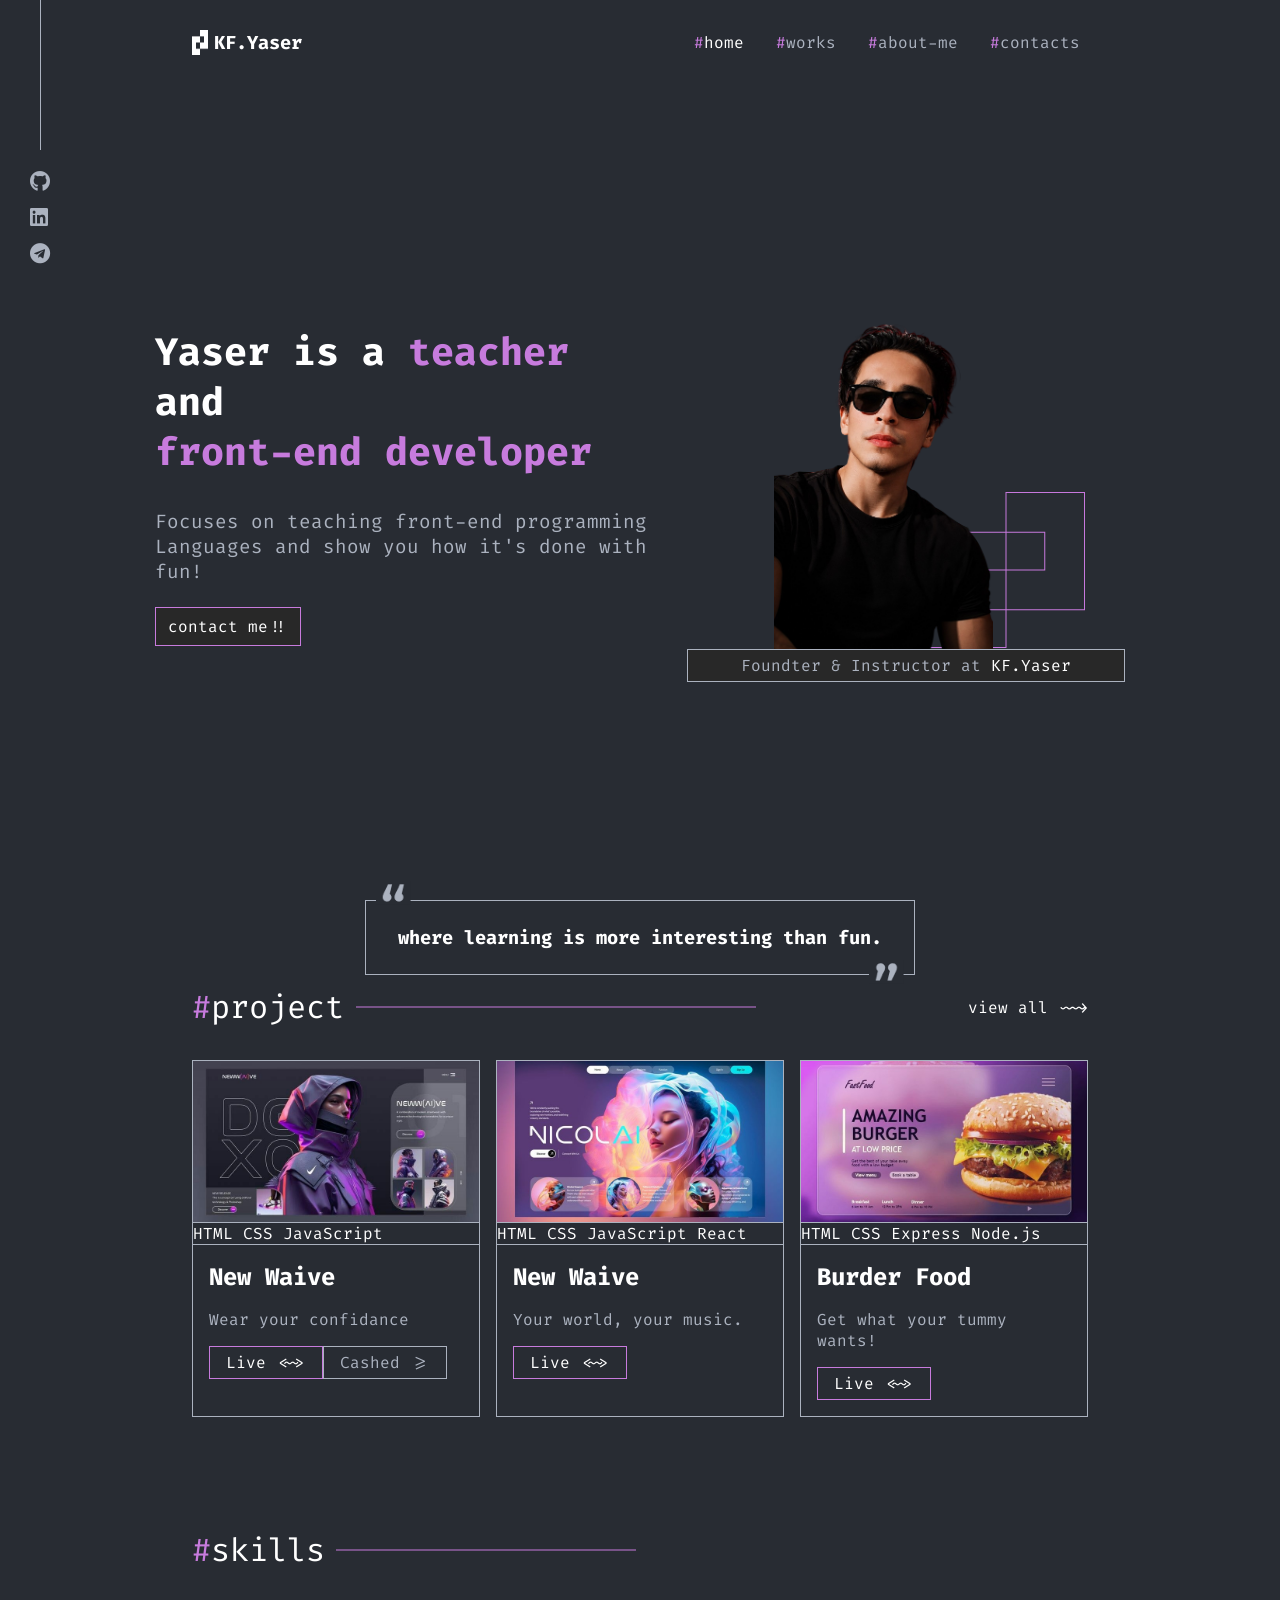
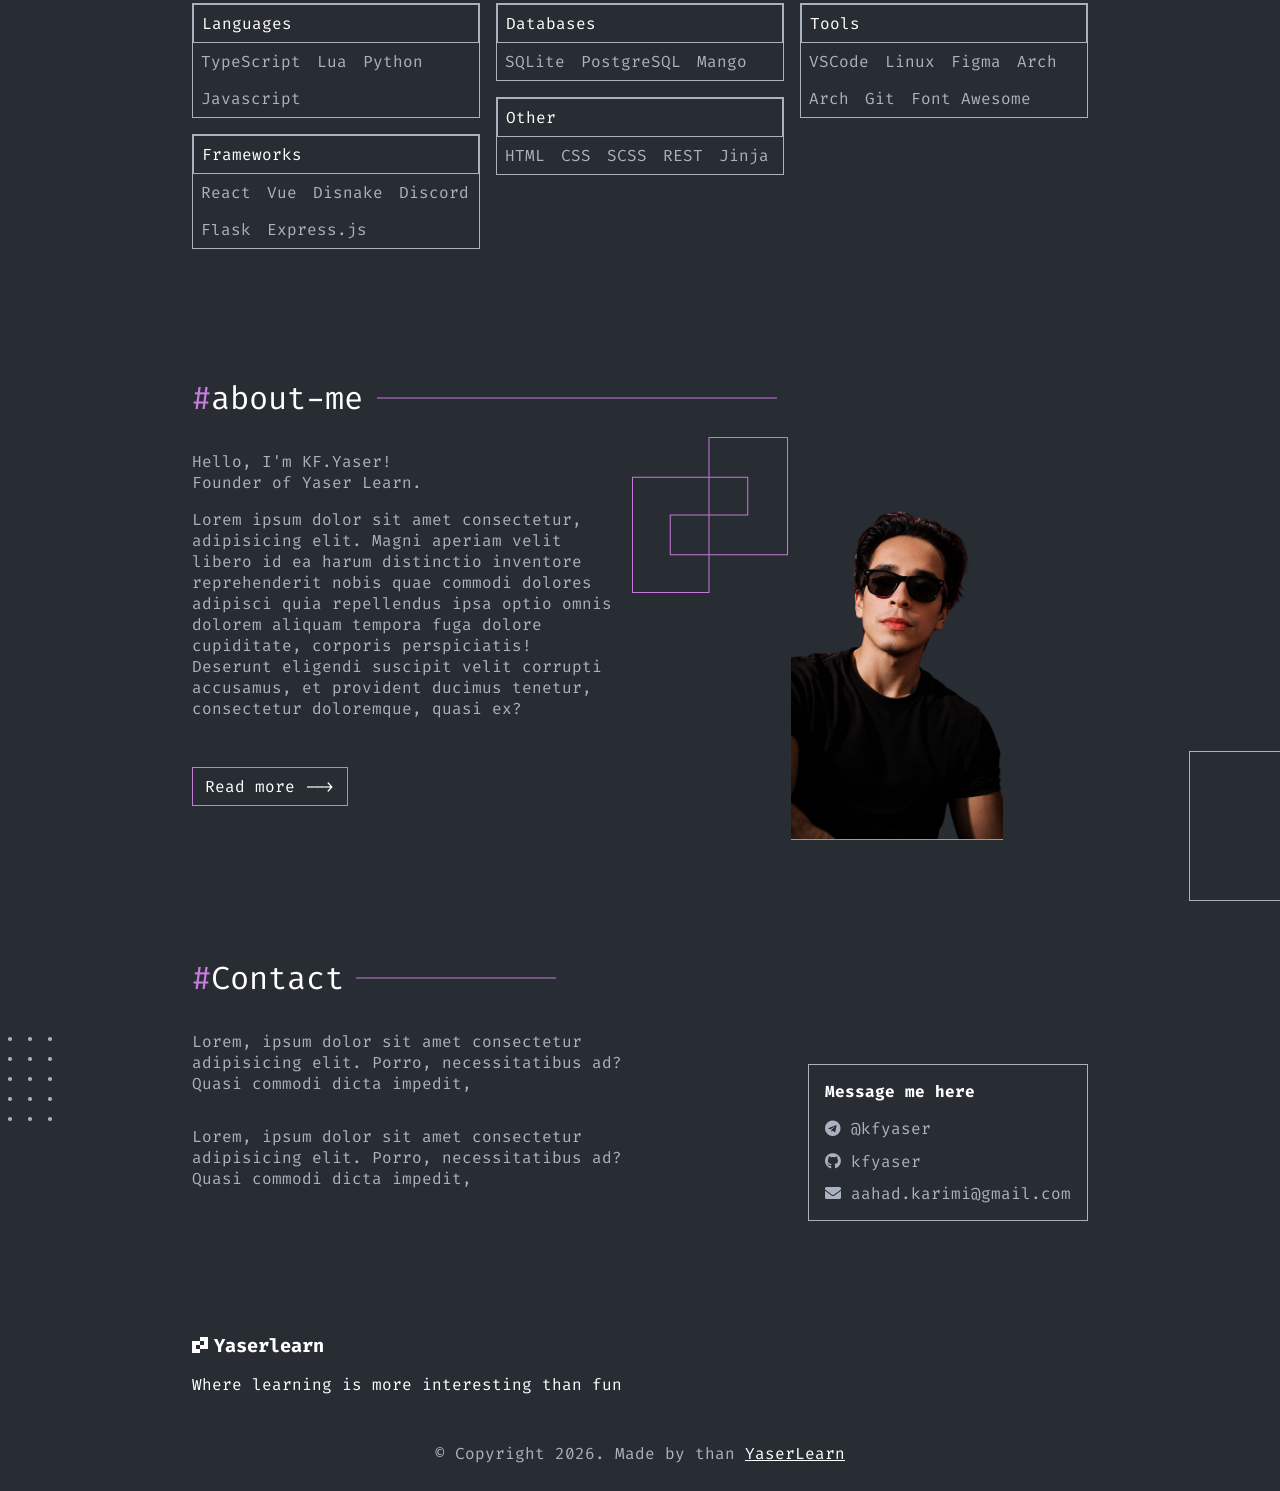
<file: index.html>
<!DOCTYPE html>
<html lang="en">

<head>
    <meta charset="UTF-8">
    <meta name="viewport" content="width=device-width, initial-scale=1.0">
    <title>Document</title>
    <link rel="stylesheet" href="./assets/font-awesome/css/all-fonts.min.css" id="">
    <link rel="stylesheet" href="./css/reset.css">
    <link rel="stylesheet" href="./css/comman.css">
    <link rel="stylesheet" href="./css/styles.css">
</head>

<body>
    <!---------- header -------------->
    <header class="main-header">

        <!-----------Logo------------->
        <a href="" class="logo-wrapper">
            <img src="./assets/images/logo.png" alt="logo">
            <h3>KF.Yaser</h3>
        </a>

        <!----navigation- list---->
        <ul class="nav-list">
            <li>
                <a href="./index.html" class="nav-link active">
                    <span class="sharp-sign">#</span>home
                </a>
            </li>
            <li>
                <a href="./pages/projects.html" class="nav-link">
                    <span class="sharp-sign">#</span>works
                </a>
            </li>
            <li>
                <a href="./pages/about.html" class="nav-link">
                    <span class="sharp-sign">#</span>about-me
                </a>
            </li>
            <li>
                <a href="./pages/contacts.html" class="nav-link">
                    <span class="sharp-sign">#</span>contacts
                </a>
            </li>
        </ul>
    </header>
    <!------Fixed social icons------------>
    <div class="socials-container">
        <div class="socials-line">
        </div>

        <div class="social-list">
            <ul class="social-list">
                <li>
                    <a href="https://github.com/kfyaser" class="social-link" target="_blank">
                        <i class="fa fa-github"></i>
                    </a>
                </li>
                <li>
                    <a href="" class="social-link" target="_blank">
                        <i class="fa fa-linkedin-square"></i>
                    </a>
                </li>
                <li>
                    <a href="https://t.me/kfyaser" class="social-link" target="_blank">
                        <i class="fa fa-telegram"></i>
                    </a>
                </li>
            </ul>
        </div>
    </div>
    <!--------Yaser banner------->
    <div class="yaser-banner-container">
        <!-----Left section------>
        <section class="left-section">
            <h2 class="banner-title">
                Yaser is a <span class="banner-title-hilight">teacher</span>
                and<br>

                <span class="banner-title-hilight">front-end developer</span>
            </h2>
            <p class="banner-text">
                Focuses on teaching front-end programming Languages and
                show you how
                it's done with fun!

            </p>
            <a href="#" class="banner-link">contact me!!</a>
        </section>
        <!-----Right section------>
        <section class="right-section">
            <img src="./assets/images/yaser-Photoroom.png" alt="Yaser" class="banner-img">
            <p class="banner-accupation">Foundter & Instructor at <span
                    class="banner-occupation-hilight">KF.Yaser</span>
            </p>
            <img src="./assets/images/first-shape.png" alt="shape" class="banner-shape">
        </section>
    </div>

    <!--------Slogan section------->
    <div class="slogan-container">
        <div class="slogan-box">
            <img src="./assets/icon/left-quote.png" alt="qoute" class="qoute left-qoute">
            <h3>where learning is more interesting than fun.</h3>
            <img src="./assets/icon/right-quote.png" alt="qoute" class="qoute right-qoute">
        </div>
    </div>

    <!------------------project section ----------------------->
    <div class="project-container">
        <!-----title------->
        <div class="title-box">
            <h3 class="title"><span class="title-hilight">#</span>project</h3>
            <a href="#" class="project-view-all">view all ~~></a>
        </div>

        <!-------project list--------->
        <div class="project-list">
            <!----------project card section 1----------->
            <section class="project-card">
                <img src="./assets/images/project-1.jpg" alt="project" class="project-img">

                <!-----Languages----->

                <div class="project-technologies">
                    <span>HTML</span>
                    <span>CSS</span>
                    <span>JavaScript</span>
                </div>

                <!------details info----->
                <div class="project-info-box">
                    <h2 class="project-name">New Waive</h2>
                    <p class="project-text">Wear your confidance</p>

                    <!--link---->
                    <div class="project-actions">
                        <a href="#" class="project-link project-live">Live <~></a>
                        <a href="#" class="project-link">Cashed >=</a>
                    </div>
                </div>
            </section>
            <!----------project card section 2----------->
            <section class="project-card">
                <img src="./assets/images/project-2.jpg" alt="project" class="project-img">

                <!-----Languages----->

                <div class="project-technologies">
                    <span>HTML</span>
                    <span>CSS</span>
                    <span>JavaScript</span>
                    <span>React</span>
                </div>

                <!------details info----->
                <div class="project-info-box">
                    <h2 class="project-name">New Waive</h2>
                    <p class="project-text">Your world, your music.</p>

                    <!--link---->
                    <div class="project-actions">
                        <a href="#" class="project-link project-live">Live <~></a>

                    </div>
                </div>
            </section>
            <!----------project card section 3----------->
            <section class="project-card">
                <img src="./assets/images/project-3.jpg" alt="project" class="project-img">

                <!-----Languages----->

                <div class="project-technologies">
                    <span>HTML</span>
                    <span>CSS</span>
                    <span>Express</span>
                    <span>Node.js</span>
                </div>

                <!------details info----->
                <div class="project-info-box">
                    <h2 class="project-name">Burder Food</h2>
                    <p class="project-text">Get what your tummy wants!</p>

                    <!--link---->
                    <div class="project-actions">
                        <a href="#" class="project-link project-live">Live <~></a>

                    </div>
                </div>
            </section>
        </div>
          <!-------project shape---------->
          <img src="./assets/images/second-shape.png" alt="shape" class="projects-shape">

    </div>

    <!--------Skills----------->
    <div class="skills-container">
        <div class="title-box">
            <h3 class="title"><span class="title-hilight">#</span>skills</h3>
        </div>


        <!------Skills list-------->
        <div class="skills-list-wrapper">

            <section class="skills-column">
                <!--------box-->
                <div class="skills-box">
                    <p class="box-header">Languages</p>
                    <duv class="box-content">
                        <p>TypeScript</p>
                        <p>Lua</p>
                        <p>Python</p>
                        <p>Javascript</p>

                    </duv>
                </div>
                <!--------box 1-->
                <div class="skills-box">
                    <p class="box-header">Frameworks</p>
                    <duv class="box-content">
                        <p>React</p>
                        <p>Vue</p>
                        <p>Disnake</p>
                        <p>Discord</p>
                        <p>Flask</p>
                        <p>Express.js</p>


                    </duv>
                </div>
                <!------colum 2------>
            </section>
            <section class="skills-column">
                <!--------box-->
                <div class="skills-box">
                    <p class="box-header">Databases</p>
                    <duv class="box-content">
                        <p>SQLite</p>
                        <p>PostgreSQL</p>
                        <p>Mango</p>


                    </duv>
                </div>
                <!--------box-->
                <div class="skills-box">
                    <p class="box-header">Other</p>
                    <duv class="box-content">
                        <p>HTML</p>
                        <p>CSS</p>
                        <p>SCSS</p>
                        <p>REST</p>
                        <p>Jinja</p>



                    </duv>
                </div>

            </section>
            <!-----colum 3--->
            <section class="skills-column">
                <!--------box-->
                <div class="skills-box">
                    <p class="box-header">Tools</p>
                    <duv class="box-content">
                        <p>VSCode</p>
                        <p>Linux</p>
                        <p>Figma</p>
                        <p>Arch</p>
                        <p>Arch</p>
                        <p>Git</p>
                        <p>Font Awesome</p>

                    </duv>
                </div>


            </section>
        </div>
    </div>

    <!-----Aboute me---->
    <div class="about-container">
        <!-------------->
        <div class="title-box">
            <h3 class="title"><span class="title-hilight">#</span>about-me</h3>
        </div>
        <div class="about-wrappre">
            <!-- left section---->
            <section class="about-section left-section">
                <p class="about-description">
                    Hello, I'm KF.Yaser! <br>
                    Founder of Yaser Learn.
                </p>
                <p class="about-description">
                    Lorem ipsum dolor sit amet consectetur, adipisicing elit. Magni aperiam velit libero id ea harum
                    distinctio inventore reprehenderit nobis quae commodi dolores adipisci quia repellendus ipsa optio
                    omnis dolorem aliquam tempora fuga dolore cupiditate, corporis perspiciatis! Deserunt eligendi
                    suscipit velit corrupti accusamus, et provident ducimus tenetur, consectetur doloremque, quasi ex?

                </p>
                <a href="#" class="about-btn"> Read more --></a>
            </section>
            <!--right section-------->
            <section class="about-section right-section">
                <img src="./assets/images/yaser-Photoroom.png" alt="yaser" class="banner-img about-yaser-img">
                <img src="./assets/images/first-shape.png" alt="dots" class="about-second-shape">
            </section>
        </div>
        <!-------about shape----->
        <div class="about-shape"></div>
    </div>

    <!--------contact me--------->
    <div class="contact-container">
        <div class="title-box">
            <h3 class="title"><span class="title-hilight">#</span>Contact</h3>
        </div>

        <div class="contact-wrapper">
            <!----left section------------>
            <section class="contact-section left-section">
                <p class="contact-description">Lorem, ipsum dolor sit amet consectetur adipisicing elit. Porro,
                    necessitatibus ad? Quasi commodi dicta impedit,</p>
                <p class="contact-description">Lorem, ipsum dolor sit amet consectetur adipisicing elit. Porro,
                    necessitatibus ad? Quasi commodi dicta impedit,</p>
            </section>
            <!--------right section------------->
            <section class="contact-section right-section">
                <div class="massege-box">
                    <h4 class="massege-header-title">Message me here</h4>
                    <ul class="social-list">
                        <li>
                            <a href="https://t.me/kfyaser" class="social-link"target="_blank">
                                <i class="fa fa-telegram"></i>
                                @kfyaser
                            </a>
                        </li>
                        <li>
                            <a href="https://github.com/kfyaser" class="social-link"target="_blank">
                                <i class="fa fa-github"></i>
                               kfyaser
                            </a>
                        </li>
                      
                        <li>
                            <a href="mailto: aahad.karimi@gmail.com" class="social-link">
                                <i class="fa fa-envelope"></i>
                                aahad.karimi@gmail.com
                            </a>
                        </li>
                    </ul>
                </div>
            </section>
        </div>
    <!------contacts shape------->
    <img src="./assets/images/second-shape.png" alt="shape" class="contacts-shape">
    </div>
   

    <!-----footer ------>
    <footer class="main-footer">
        <a href="./index.html" class="logo-wrapper">
            <img src="./assets/images/logo.png" alt="logo">
            <h3>Yaserlearn</h3>
        </a>
        <p>Where learning is more interesting than fun</p>

        <p class="copy-right-text">
            &copy; Copyright 2026. Made by than <a href="mailto: aahad.karimi@gmail.com" class="footer-link">YaserLearn</a>
        </p>
    </footer>
</body>

</html>
</file>
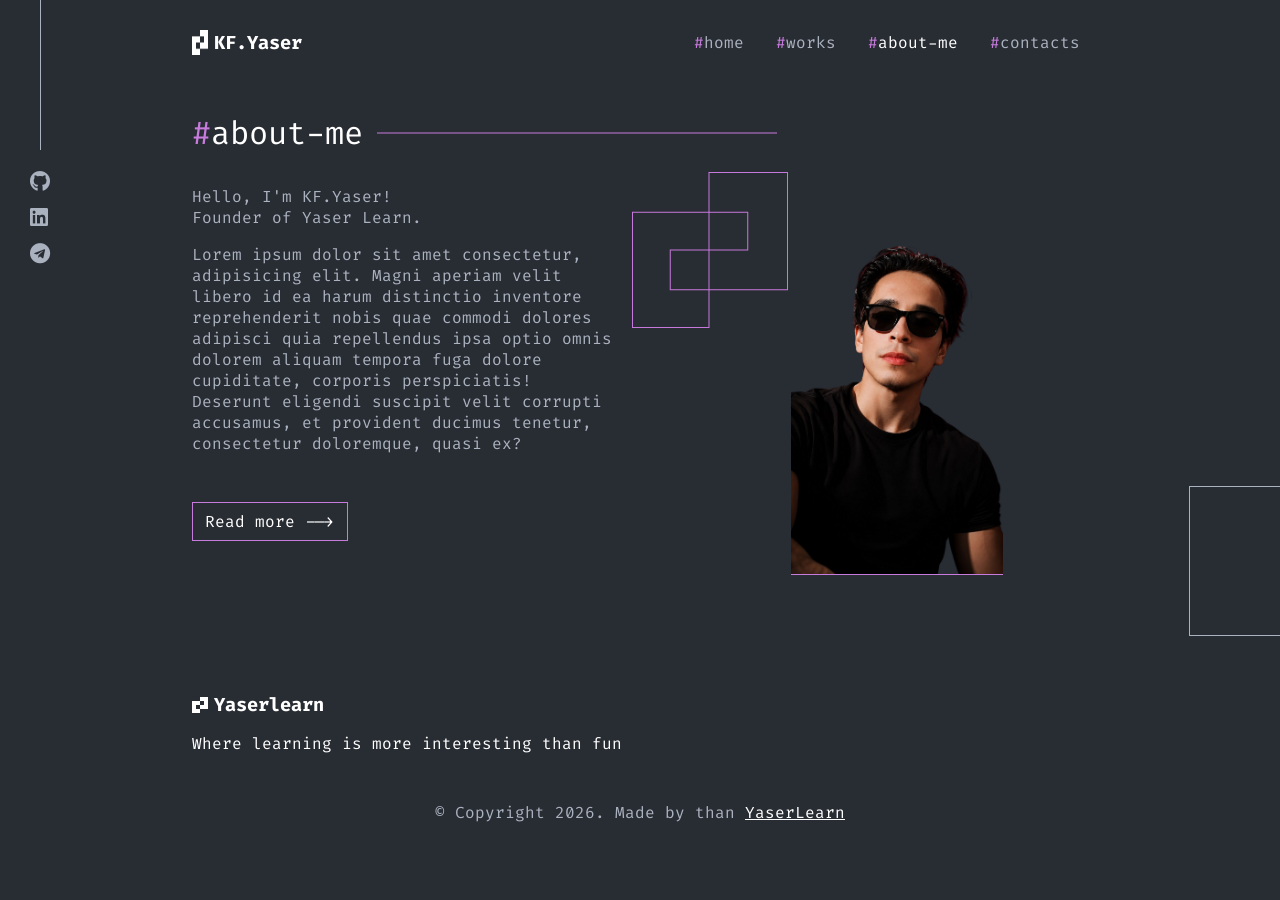
<file: pages/about.html>
<!DOCTYPE html>
<html lang="en">
<head>
    <meta charset="UTF-8">
    <meta name="viewport" content="width=device-width, initial-scale=1.0">
    <title>Document</title>
    <link rel="stylesheet" href="../assets/font-awesome/css/all-fonts.min.css" id="">
    <link rel="stylesheet" href="../css/reset.css" id="">
    <link rel="stylesheet" href="../css/comman.css" id="">
    <link rel="stylesheet" href="../css/about.css" id="">
</head>
<body>
      <!---------- header -------------->
    <header class="main-header">

        <!-----------Logo------------->
        <a href="" class="logo-wrapper">
            <img src="../assets/images/logo.png" alt="logo">
            <h3>KF.Yaser</h3>
        </a>

        <!----navigation- list---->
        <ul class="nav-list">
            <li>
                <a href="../index.html" class="nav-link ">
                    <span class="sharp-sign">#</span>home
                </a>
            </li>
            <li>
                <a href="./projects.html" class="nav-link  ">
                    <span class="sharp-sign">#</span>works
                </a>
            </li>
            <li>
                <a href="./about.html" class="nav-link active">
                    <span class="sharp-sign">#</span>about-me
                </a>
            </li>
            <li>
                <a href="./contacts.html" class="nav-link ">
                    <span class="sharp-sign">#</span>contacts
                </a>
            </li>
        </ul>
    </header>
      <!------Fixed social icons------------>
    <div class="socials-container">
        <div class="socials-line">
        </div>

        <div class="social-list">
            <ul class="social-list">
                <li>
                    <a href="https://github.com/kfyaser" class="social-link" target="_blank">
                        <i class="fa fa-github"></i>
                    </a>
                </li>
                <li>
                    <a href="" class="social-link" target="_blank">
                        <i class="fa fa-linkedin-square"></i>
                    </a>
                </li>
                <li>
                    <a href="https://t.me/kfyaser" class="social-link" target="_blank">
                        <i class="fa fa-telegram"></i>
                    </a>
                </li>
            </ul>
        </div>
    </div>
     <!-----Aboute me---->
    <div class="about-container">
        <!-------------->
        <div class="title-box">
            <h3 class="title"><span class="title-hilight">#</span>about-me</h3>
        </div>
        <div class="about-wrappre">
            <!-- left section---->
            <section class="about-section left-section">
                <p class="about-description">
                    Hello, I'm KF.Yaser! <br>
                    Founder of Yaser Learn.
                </p>
                <p class="about-description">
                    Lorem ipsum dolor sit amet consectetur, adipisicing elit. Magni aperiam velit libero id ea harum
                    distinctio inventore reprehenderit nobis quae commodi dolores adipisci quia repellendus ipsa optio
                    omnis dolorem aliquam tempora fuga dolore cupiditate, corporis perspiciatis! Deserunt eligendi
                    suscipit velit corrupti accusamus, et provident ducimus tenetur, consectetur doloremque, quasi ex?

                </p>
                <a href="#" class="about-btn"> Read more --></a>
            </section>
            <!--right section-------->
            <section class="about-section right-section">
                <img src="../assets/images/yaser-Photoroom.png" alt="yaser" class="banner-img about-yaser-img">
                <img src="../assets/images/first-shape.png" alt="dots" class="about-second-shape">
            </section>
        </div>
        <!-------about shape----->
        <div class="about-shape"></div>
    </div>
  <!-----footer ------>
    <footer class="main-footer">
        <a href="../index.html" class="logo-wrapper">
            <img src="../assets/images/logo.png" alt="logo">
            <h3>Yaserlearn</h3>
        </a>
        <p>Where learning is more interesting than fun</p>

        <p class="copy-right-text">
            &copy; Copyright 2026. Made by than <a href="mailto: aahad.karimi@gmail.com" class="footer-link">YaserLearn</a>
        </p>
    </footer>
</body>
</html>
</file>
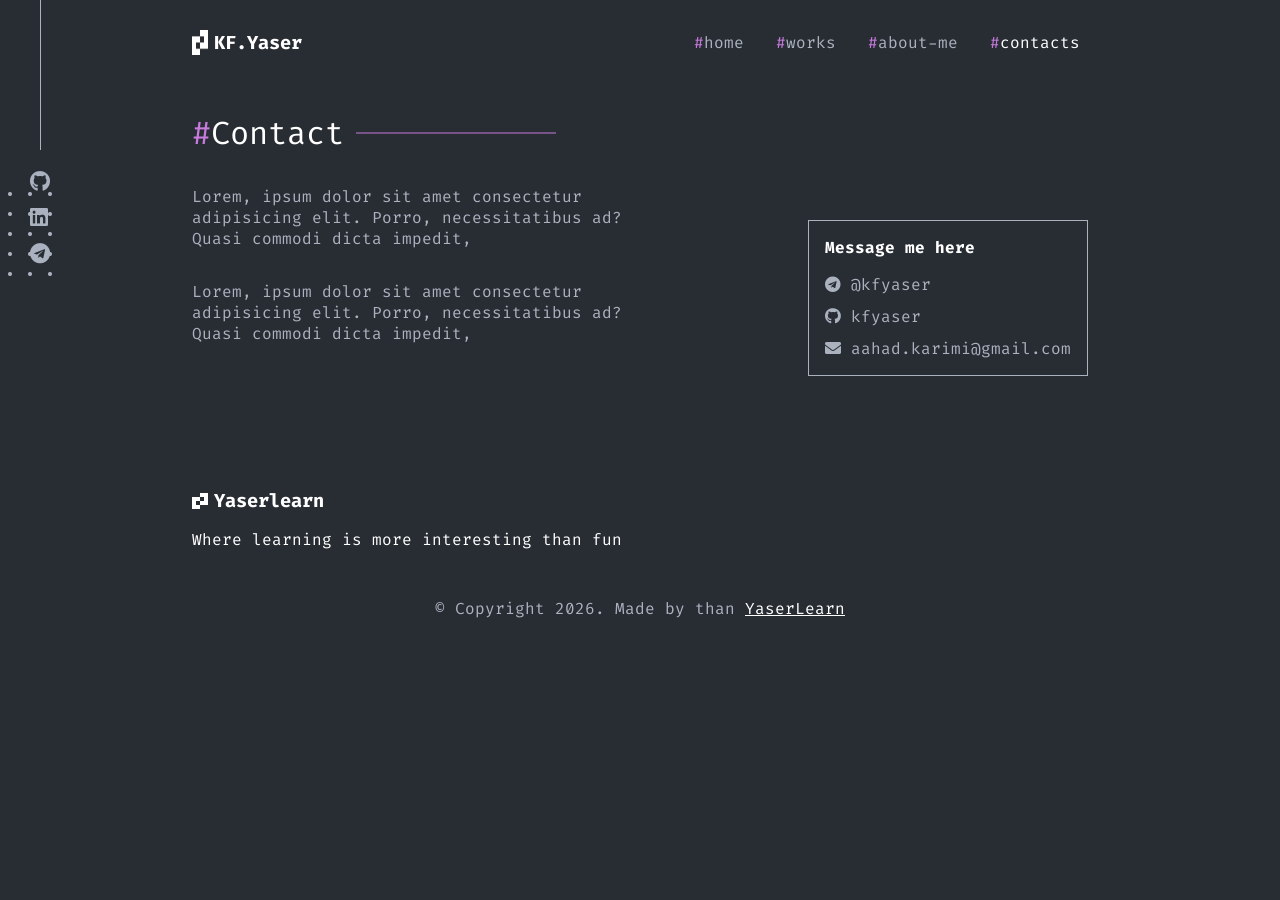
<file: pages/contacts.html>
<!DOCTYPE html>
<html lang="en">
<head>
    <meta charset="UTF-8">
    <meta name="viewport" content="width=device-width, initial-scale=1.0">
    <title>Document</title>
    <link rel="stylesheet" href="../assets/font-awesome/css/all-fonts.min.css" id="">
    <link rel="stylesheet" href="../css/reset.css" id="">
    <link rel="stylesheet" href="../css/comman.css" id="">
    <link rel="stylesheet" href="../css/contacts.css" id="">
</head>
<body>
      <!---------- header -------------->
    <header class="main-header">

        <!-----------Logo------------->
        <a href="" class="logo-wrapper">
            <img src="../assets/images/logo.png" alt="logo">
            <h3>KF.Yaser</h3>
        </a>

        <!----navigation- list---->
        <ul class="nav-list">
            <li>
                <a href="../index.html" class="nav-link ">
                    <span class="sharp-sign">#</span>home
                </a>
            </li>
            <li>
                <a href="./projects.html" class="nav-link">
                    <span class="sharp-sign">#</span>works
                </a>
            </li>
            <li>
                <a href="./about.html" class="nav-link ">
                    <span class="sharp-sign">#</span>about-me
                </a>
            </li>
            <li>
                <a href="./contacts.html" class="nav-link active">
                    <span class="sharp-sign">#</span>contacts
                </a>
            </li>
        </ul>
    </header>
    <!------Fixed social icons------------>
    <div class="socials-container">
        <div class="socials-line">
        </div>

        <div class="social-list">
            <ul class="social-list">
                <li>
                    <a href="https://github.com/kfyaser" class="social-link" target="_blank">
                        <i class="fa fa-github"></i>
                    </a>
                </li>
                <li>
                    <a href="" class="social-link" target="_blank">
                        <i class="fa fa-linkedin-square"></i>
                    </a>
                </li>
                <li>
                    <a href="https://t.me/kfyaser" class="social-link" target="_blank">
                        <i class="fa fa-telegram"></i>
                    </a>
                </li>
            </ul>
        </div>
    </div>
     <!--------contact me--------->
    <div class="contact-container">
        <div class="title-box">
            <h3 class="title"><span class="title-hilight">#</span>Contact</h3>
        </div>

        <div class="contact-wrapper">
            <!----left section------------>
            <section class="contact-section left-section">
                <p class="contact-description">Lorem, ipsum dolor sit amet consectetur adipisicing elit. Porro,
                    necessitatibus ad? Quasi commodi dicta impedit,</p>
                <p class="contact-description">Lorem, ipsum dolor sit amet consectetur adipisicing elit. Porro,
                    necessitatibus ad? Quasi commodi dicta impedit,</p>
            </section>
            <!--------right section------------->
            <section class="contact-section right-section">
                <div class="massege-box">
                    <h4 class="massege-header-title">Message me here</h4>
                    <ul class="social-list">
                        <li>
                            <a href="https://t.me/kfyaser" class="social-link" target="_blank">
                                <i class="fa fa-telegram"></i>
                                @kfyaser
                            </a>
                        </li>
                        <li>
                            <a href="https://github.com/kfyaser" class="social-link" target="_blank">
                                <i class="fa fa-github"></i>
                                kfyaser
                            </a>
                        </li>
                        <li>
                            <a href="mailto: aahad.karimi@gmail.com" class="social-link" >
                                <i class="fa fa-envelope"></i>
                               aahad.karimi@gmail.com
                            </a>
                        </li>
                    </ul>
                </div>
            </section>
        </div>
    <!------contacts shape------->
    <img src="../assets/images/second-shape.png" alt="shape" class="contacts-shape">
    </div>
      <!-----footer ------>
    <footer class="main-footer">
        <a href="../index.html" class="logo-wrapper">
            <img src="../assets/images/logo.png" alt="logo">
            <h3>Yaserlearn</h3>
        </a>
        <p>Where learning is more interesting than fun</p>

        <p class="copy-right-text">
            &copy; Copyright 2026. Made by than <a href="mailto: aahad.karimi@gmail.com" class="footer-link">YaserLearn</a>
        </p>
    </footer>
</body>
</html>
</file>
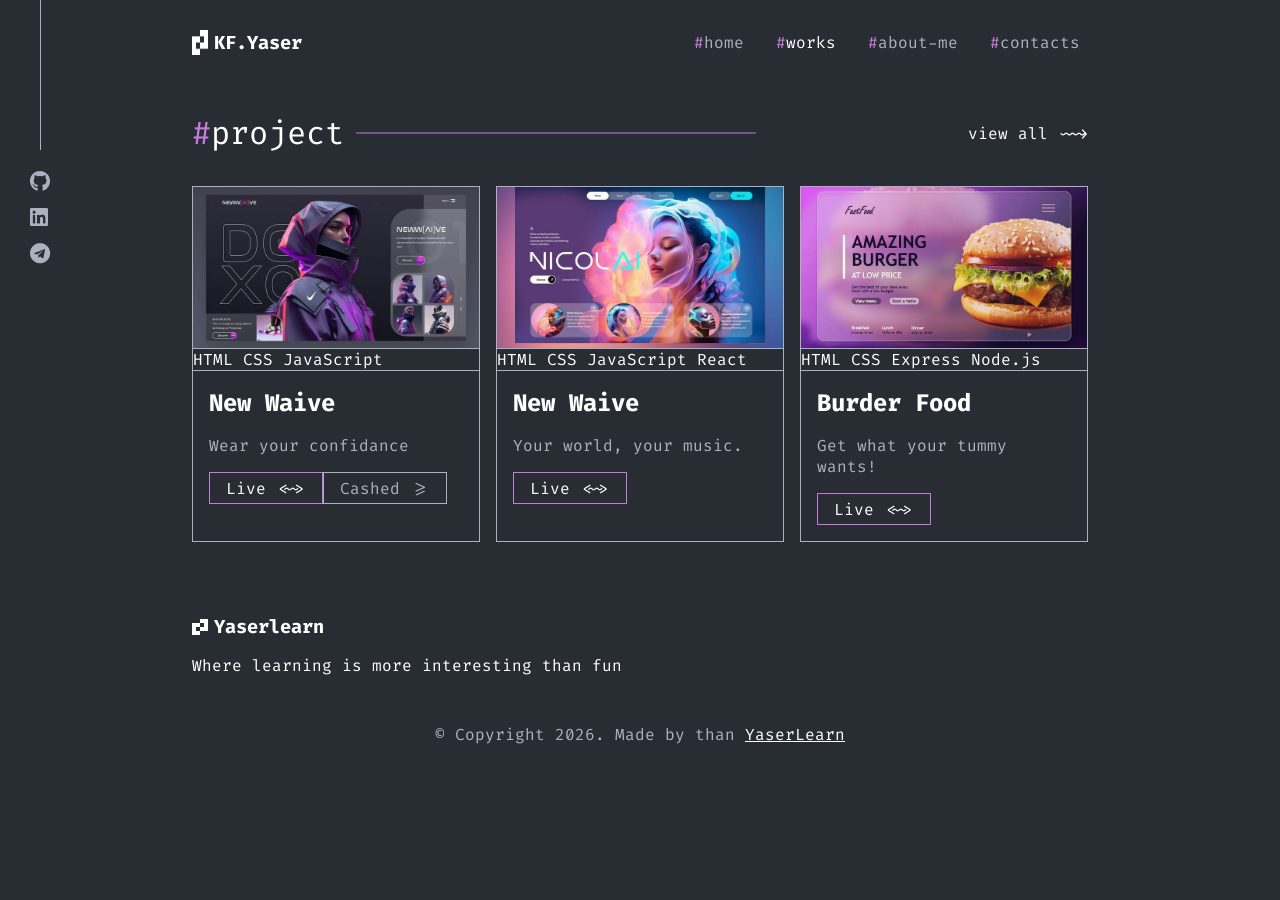
<file: pages/projects.html>
<!DOCTYPE html>
<html lang="en">

<head>
    <meta charset="UTF-8">
    <meta name="viewport" content="width=device-width, initial-scale=1.0">
    <title>Document</title>
    <link rel="stylesheet" href="../assets/font-awesome/css/all-fonts.min.css" id="">
    <link rel="stylesheet" href="../css/comman.css" id="">
    <link rel="stylesheet" href="../css/reset.css" id="">
    <link rel="stylesheet" href="../css/projects.css" id="">
</head>

<body>

    <!---------- header -------------->
    <header class="main-header">

        <!-----------Logo------------->
        <a href="" class="logo-wrapper">
            <img src="../assets/images/logo.png" alt="logo">
            <h3>KF.Yaser</h3>
        </a>

        <!----navigation- list---->
        <ul class="nav-list">
            <li>
                <a href="../index.html" class="nav-link ">
                    <span class="sharp-sign">#</span>home
                </a>
            </li>
            <li>
                <a href="./projects.html" class="nav-link active">
                    <span class="sharp-sign">#</span>works
                </a>
            </li>
            <li>
                <a href="./about.html" class="nav-link">
                    <span class="sharp-sign">#</span>about-me
                </a>
            </li>
            <li>
                <a href="./contacts.html" class="nav-link ">
                    <span class="sharp-sign">#</span>contacts
                </a>
            </li>
        </ul>
    </header>

    <!------Fixed social icons------------>
    <div class="socials-container">
        <div class="socials-line">
        </div>

        <div class="social-list">
            <ul class="social-list">
                <li>
                    <a href="https://github.com/kfyaser" class="social-link" target="_blank">
                        <i class="fa fa-github"></i>
                    </a>
                </li>
                <li>
                    <a href="" class="social-link" target="_blank">
                        <i class="fa fa-linkedin-square"></i>
                    </a>
                </li>
                <li>
                    <a href="https://t.me/kfyaser" class="social-link" target="_blank">
                        <i class="fa fa-telegram"></i>
                    </a>
                </li>
            </ul>
        </div>
    </div>

    <!------------------project section ----------------------->
    <div class="project-container">
        <!-----title------->
        <div class="title-box">
            <h3 class="title"><span class="title-hilight">#</span>project</h3>
            <a href="#" class="project-view-all">view all ~~></a>
        </div>

        <!-------project list--------->
        <div class="project-list">
            <!----------project card section 1----------->
            <section class="project-card">
                <img src="../assets/images/project-1.jpg" alt="project" class="project-img">

                <!-----Languages----->

                <div class="project-technologies">
                    <span>HTML</span>
                    <span>CSS</span>
                    <span>JavaScript</span>
                </div>

                <!------details info----->
                <div class="project-info-box">
                    <h2 class="project-name">New Waive</h2>
                    <p class="project-text">Wear your confidance</p>

                    <!--link---->
                    <div class="project-actions">
                        <a href="#" class="project-link project-live">Live <~></a>
                        <a href="#" class="project-link">Cashed >=</a>
                    </div>
                </div>
            </section>
            <!----------project card section 2----------->
            <section class="project-card">
                <img src="../assets/images/project-2.jpg" alt="project" class="project-img">

                <!-----Languages----->

                <div class="project-technologies">
                    <span>HTML</span>
                    <span>CSS</span>
                    <span>JavaScript</span>
                    <span>React</span>
                </div>

                <!------details info----->
                <div class="project-info-box">
                    <h2 class="project-name">New Waive</h2>
                    <p class="project-text">Your world, your music.</p>

                    <!--link---->
                    <div class="project-actions">
                        <a href="#" class="project-link project-live">Live <~></a>

                    </div>
                </div>
            </section>
            <!----------project card section 3----------->
            <section class="project-card">
                <img src="../assets/images/project-3.jpg" alt="project" class="project-img">

                <!-----Languages----->

                <div class="project-technologies">
                    <span>HTML</span>
                    <span>CSS</span>
                    <span>Express</span>
                    <span>Node.js</span>
                </div>

                <!------details info----->
                <div class="project-info-box">
                    <h2 class="project-name">Burder Food</h2>
                    <p class="project-text">Get what your tummy wants!</p>

                    <!--link---->
                    <div class="project-actions">
                        <a href="#" class="project-link project-live">Live <~></a>

                    </div>
                </div>
            </section>
        </div>
        <!-------project shape---------->
        <img src="../assets/images/second-shape.png" alt="shape" class="projects-shape">

    </div>
    <!-----footer ------>
    <footer class="main-footer">
        <div class="logo-wrapper">
            <img src="../assets/images/logo.png" alt="logo">
            <h3>Yaserlearn</h3>
        </div>
        <p>Where learning is more interesting than fun</p>

        <p class="copy-right-text">
            &copy; Copyright 2026. Made by than <a href="mailto:aahad.karimi@gmail.com" class="footer-link">YaserLearn</a>
        </p>
    </footer>
</body>

</html>
</file>
<file: css/comman.css>
.title-box {
    display: flex;
    align-items: center;
    justify-content: space-between;
    margin-bottom: 2rem;
}

.title-box .title {
    display: flex;
    font-size: 2rem;
    font-weight: 400;
    position: relative;
}

.title-box .title .title-hilight {
    color: #C77BDD;
}

/*--------purple line--------*/
.title-box .title::after {
    content: "";
    width: 400px;
    height: 1px;
    background: #C77BDD;
    position: absolute;
    top: 50%;
    transform: translateY(-50%);
    left: 108%;
}

/*=====Header style======*/
.main-header {
    padding: 30px 15%;
    display: flex;
    align-items: center;
    justify-content: space-between;
    top: 0;
    position: fixed;
    background: #282c33;
    width: 100%;
    z-index: 9;


}


.main-header .logo-wrapper {
    display: flex;
    gap: 6px;

}

/*------navigation list------*/
.main-header .nav-list {
    display: flex;
    gap: 1rem;

}

.main-header .nav-list .nav-link {
    padding: 0 0.5rem;
    color: #abb2bf;
    transition: all 0.3s;
}

.main-header .nav-list .nav-link .sharp-sign {
    color: #C77BDD;
}




/*--------hover effect--------*/
.main-header .nav-list .nav-link:hover {
    color: white;
}

.main-header .nav-list .nav-link.active {
    color: white;
}


/*--------Fixed social icons--------*/
.socials-container {
    position: fixed;
    z-index: 100;
    left: 30px;
    top: 0;
    display: flex;
    flex-direction: column;
    gap: 0.5rem;
    align-items: center;
}

.socials-container .socials-line {
    width: 1px;
    height: 150px;
    background: #abb2bf;
    margin-bottom: 10px;

}

.socials-container .social-list {
    display: flex;
    flex-direction: column;
    gap: 0.5rem;

}

.socials-container .social-list .social-link {
    color: #abb2bf;
    font-size: 1.3rem;
    transition: color 0.3s;

}

.socials-container .social-list .social-link:hover {
    color: white;
}

/*......footer........*/

.main-footer {
    width: 70%;
    margin: 0 auto;
    margin-bottom: 1.7rem;
}

.main-footer .logo-wrapper {
    display: inline-flex;
    align-items: center;
    gap: 6px;
    margin-bottom: 1rem;
}

.main-footer .copy-right-text {
    text-align: center;
    color: #abb2bf;
    margin-top: 3rem;
}

.main-footer .copy-right-text .footer-link {
    color: white;
    text-decoration: underline;
}
</file>
<file: css/styles.css>
/*----------------------------------------bannner style------------------------------------------*/
.yaser-banner-container {
    display: flex;
    align-items: center;
    gap: 2rem;
    width: 100%;
    max-width: 1000px;
    margin: 0 auto;
    padding: 0 15px;
    justify-content: space-between;
    padding-top: 4rem;
    height: 100dvh;

}




/*----------left---------*/



.yaser-banner-container .left-section {}

.yaser-banner-container .left-section .banner-title {
    font-size: 2.4rem;

}

.yaser-banner-container .left-section .banner-title .banner-title-hilight {
    color: #C77BDD;
}

.yaser-banner-container .left-section .banner-text {
    margin: 2rem 0;
    color: #abb2bf;
    font-size: 1.2rem;
}

.yaser-banner-container .left-section .banner-link {
    border: 1px solid #C77BDD;
    padding: 8px 12px;
    background: #282828;
    font-size: 16px;
    color: white;
    transition: all 0.3s;
}

.yaser-banner-container .left-section .banner-link:hover {
    background: rgba(199, 123, 221, 0.2);
}




/*----right----*/
.yaser-banner-container .right-section {
    position: relative;
}



.yaser-banner-container .right-section .banner-img {
    width: 50%;
    margin-inline-start: 20%;

}

.yaser-banner-container .right-section .banner-accupation {
    position: relative;
    background: #282828;
    padding: 5px 10px;
    text-align: center;
    top: -20px;
    border: 1px solid #abb2bf;
    color: #abb2bf;

}

.yaser-banner-container .right-section .banner-accupation .banner-occupation-hilight {
    color: white;
}

.yaser-banner-container .right-section .banner-shape {
    position: absolute;
    top: 230px;
    right: 40px;
    z-index: -1;
}

/*--------slogan styles----------*/
.slogan-container {
    text-align: center;
}

.slogan-container .slogan-box {
    display: inline-block;
    border: 1px solid #abb2bf;
    margin: 0 auto;
    padding: 1.5rem 2rem;
    position: relative;


}

.slogan-container .slogan-box .qoute {
    position: absolute;
    width: 35px;
}

.slogan-container .slogan-box .qoute.left-qoute {
    top: -20px;
    left: 10px;
}

.slogan-container .slogan-box .qoute.right-qoute {
    bottom: -10px;
    right: 10px;
}

/*-----------------project styles-------------------*/

.project-container {
    width: 70%;
    margin: 0 auto;
    margin-top: 0.7rem;
    margin-bottom: 7rem;
    position: relative;
}



.project-container .project-title-box .project-view-all {
    transition: color 0.3s;
}

.project-container .project-title-box .project-view-all:hover {
    color: #C77BDD;
}

/*-----project list------*/
.project-container .project-list {
    display: flex;
    gap: 1rem;
}

.project-container .title-box .title::after {
    width: 400px;
}

.project-container .project-list .project-card {
    border: 1px solid #abb2bf;

}

.project-container .project-list .project-card .project-img {
    width: 100%;
    display: block;
    aspect-ratio: 16/9;
    object-fit: cover;

}

.project-container .project-list .project-card .project-technologies {
    border-top: 1px solid #abb2bf;
    border-bottom: 1px solid #abb2bf;
}

/*-------project details info-------*/
.project-container .project-list .project-info-box {
    padding: 1rem;
}

.project-container .project-list .project-info-box .project-text {
    margin: 1rem 0;
    color: #abb2bf;
}

.project-container .project-info-box .project-actions {
    display: flex;
}

.project-container .project-list .project-actions .project-link {
    border: 1px solid #abb2bf;
    padding: 0.3rem 1rem;
    color: #abb2bf;
    transition: all 0.3s;

}

.project-container .project-list .project-actions .project-link:hover {
    background-color: #abb2bf37;
}

.project-container .project-list .project-actions .project-live {
    color: white;
    border-color: #C77BDD;
}

.project-container .project-list .project-actions .project-live:hover {
    background: #c87bdd49;
}



/*-----skills----------*/
.skills-container .project-title-box {
    display: flex;
    align-items: center;
    justify-content: space-between;
    margin-bottom: 2rem;
}

.skills-container .project-title-box .project-title {
    display: flex;
    font-size: 2rem;
    font-weight: 400;
    position: relative;
}

.skills-container .project-title-box .project-title .title-hilight {
    color: #C77BDD;
}

/*--------purple line--------*/
.skills-container .project-title-box .project-title::after {
    content: "";
    width: 400px;
    height: 1px;
    background: #C77BDD;
    position: absolute;
    top: 50%;
    transform: translateY(-50%);
    left: 108%;
}

/*-------project shape------*/
.project-container .projects-shape {
    position: absolute;
    left: -280px;
    top: 50%;
}

/*------skills styles------*/
.skills-container {
    width: 70%;
    margin: 0 auto;

}

.skills-container .title-box .title::after {
    width: 300px;
}


.skills-list-wrapper {
    display: flex;
    gap: 1rem;

}

.skills-list-wrapper .skills-column {
    width: 100%;
}

.skills-list-wrapper .skills-column .skills-box {
    border: 1px solid #abb2bf;
    margin-bottom: 1rem;
}

.skills-list-wrapper .skills-column .skills-box .box-header {
    border: 1px solid #abb2bf;
    padding: 0.5rem;
}

.skills-list-wrapper .skills-column .skills-box .box-content {
    color: #abb2bf;
    display: flex;
    flex-wrap: wrap;
    gap: 1rem;
    padding: 0.5em;
}

/*-------aboute styles----------*/
.about-container {
    width: 70%;
    margin: 7rem auto;
    position: relative;
}

.about-container .title-box .title::after {
    width: 400px;
}

.about-yaser-img {
    width: 50%;
    margin-inline-start: 30%;
}

.about-container .about-wrappre {
    display: flex;
    justify-content: space-between;
    gap: 3rem;
}

.about-container .about-wrappre .about-section {
    width: 50%;
}

/*.......left section........*/
.about-container .about-wrappre .left-section {}

.about-container .about-wrappre .left-section .about-description {
    color: #abb2bf;
    margin-bottom: 1rem;
}

.about-container .about-wrappre .left-section .about-btn {
    border: 1px solid #C77BDD;
    padding: 8px 12px;
    display: inline-block;
    margin-top: 2rem;
    transition: all 0.3s;
}

.about-container .about-wrappre .left-section .about-btn:hover {
    background: rgba(200, 123, 221, 0.278);
}

/*........right section..............*/
.about-conatainer .about-wrappr .right-section {
    text-align: right;
    margin-top: -65px;
    position: relative;
}

.about-container .about-wrappre .right-section .about-yaser-img {
    border-bottom: 1px solid #C77BDD;


}


.about-container .about-wrappre .right-section .about-second-shape {
    position: absolute;
    top: 60px;
    right: 300px;
}

/*------about shape --*/
.about-shape {
    width: 150px;
    height: 150px;
    border: 1px solid #abb2bf;
    position: absolute;
    right: -28%;
    top: 80%;

}

/*---------contact styles------------*/

.contact-container {
    width: 70%;
    margin: 7rem auto;
    position: relative;

}

.contact-container .title-box .title::after {
    width: 200px;
}

.contact-container .contact-wrapper {
    display: flex;
}

.contact-container .contact-wrapper .contact-section {
    width: 50%;
}

/*.........left section........*/
.contact-container .contact-wrapper .left-section {}

.contact-container .contact-wrapper .left-section .contact-description {
    margin-bottom: 2rem;
    color: #abb2bf;
}

/*------right section---------*/
.contact-container .contact-wrapper .right-section {
    text-align: right;
    align-self: flex-end;
}

.contact-container .contact-wrapper .right-section .massege-box {
    border: 1px solid #abb2bf;
    display: inline-block;
    padding: 1rem;
    text-align: left;
}

.contact-container .contact-wrapper .right-section .massege-box .massege-header-title {
    margin-bottom: 1rem;
}

/*------social list--------*/
.contact-container .contact-wrapper .right-section .social-list {
    display: flex;
    flex-direction: column;
    gap: 0.7rem;
}

.contact-container .contact-wrapper .right-section .social-list .social-link {
    color: #abb2bf;
    transition: all 0.3s;
}

.contact-container .contact-wrapper .right-section .social-list .social-link:hover {
    color: white;
}
/*====contacts shape====*/
.contact-container .contacts-shape{
    position: absolute;
   left: -25%;
   bottom: 100px;
}


@media 
(max-width: 768px) {
    .yaser-banner-container {
        padding: 0 10px;
    }
    .project-container .project-list {
        flex-direction: column;
    }
    .project-container .project-info-box {
        flex-direction: column;
    }
    .skills-container .project-title-box {
        flex-direction: column;
    }
    .skills-container .project-title-box .project-title {
        width: 100%;
    }
    .about-conatainer .about-wrappr .left-section {
        width: 100%;
    }
    .about-conatainer .about-wrappr {
        flex-direction: column;
    }
    .contact-container .contact-wrapper .left-section {
        width: 100%;
    }
}

* {
    box-sizing: border-box;
}
img {
    max-width: 100%;
    height: auto;
}
</file>
<file: css/about.css>
/*-------aboute styles----------*/
.about-container {
    width: 70%;
    margin: 7rem auto;
    position: relative;
}

.about-container .title-box .title::after {
    width: 400px;
}

.about-yaser-img {
    width: 50%;
    margin-inline-start: 30%;
}

.about-container .about-wrappre {
    display: flex;
    justify-content: space-between;
    gap: 3rem;
}

.about-container .about-wrappre .about-section {
    width: 50%;
}

/*.......left section........*/
.about-container .about-wrappre .left-section {}

.about-container .about-wrappre .left-section .about-description {
    color: #abb2bf;
    margin-bottom: 1rem;
}

.about-container .about-wrappre .left-section .about-btn {
    border: 1px solid #C77BDD;
    padding: 8px 12px;
    display: inline-block;
    margin-top: 2rem;
    transition: all 0.3s;
}

.about-container .about-wrappre .left-section .about-btn:hover {
    background: rgba(200, 123, 221, 0.278);
}

/*........right section..............*/
.about-conatainer .about-wrappr .right-section {
    text-align: right;
    margin-top: -65px;
    position: relative;
}

.about-container .about-wrappre .right-section .about-yaser-img {
    border-bottom: 1px solid #C77BDD;


}


.about-container .about-wrappre .right-section .about-second-shape {
    position: absolute;
    top: 60px;
    right: 300px;
}

/*------about shape --*/
.about-shape {
    width: 150px;
    height: 150px;
    border: 1px solid #abb2bf;
    position: absolute;
    right: -28%;
    top: 80%;

}
</file>
<file: css/contacts.css>
/*---------contact styles------------*/

.contact-container {
    width: 70%;
    margin: 7rem auto;
    position: relative;

}

.contact-container .title-box .title::after {
    width: 200px;
}

.contact-container .contact-wrapper {
    display: flex;
}

.contact-container .contact-wrapper .contact-section {
    width: 50%;
}

/*.........left section........*/
.contact-container .contact-wrapper .left-section {}

.contact-container .contact-wrapper .left-section .contact-description {
    margin-bottom: 2rem;
    color: #abb2bf;
}

/*------right section---------*/
.contact-container .contact-wrapper .right-section {
    text-align: right;
    align-self: flex-end;
}

.contact-container .contact-wrapper .right-section .massege-box {
    border: 1px solid #abb2bf;
    display: inline-block;
    padding: 1rem;
    text-align: left;
}

.contact-container .contact-wrapper .right-section .massege-box .massege-header-title {
    margin-bottom: 1rem;
}

/*------social list--------*/
.contact-container .contact-wrapper .right-section .social-list {
    display: flex;
    flex-direction: column;
    gap: 0.7rem;
}

.contact-container .contact-wrapper .right-section .social-list .social-link {
    color: #abb2bf;
    transition: all 0.3s;
}

.contact-container .contact-wrapper .right-section .social-list .social-link:hover {
    color: white;
}
/*====contacts shape====*/
.contact-container .contacts-shape{
    position: absolute;
   left: -25%;
   bottom: 100px;
}
</file>
<file: css/projects.css>
/*-----------------project styles-------------------*/

.project-container {
    width: 70%;
    margin: 0 auto;

    position: relative;
    margin-top: 7rem;
}



.project-container .project-title-box .project-view-all {
    transition: color 0.3s;
}

.project-container .project-title-box .project-view-all:hover {
    color: #C77BDD;
}

/*-----project list------*/
.project-container .project-list {
    display: flex;
    gap: 1rem;
}

.project-container .title-box .title::after {
    width: 400px;
}

.project-container .project-list .project-card {
    border: 1px solid #abb2bf;

}

.project-container .project-list .project-card .project-img {
    width: 100%;
    display: block;
    aspect-ratio: 16/9;
    object-fit: cover;

}

.project-container .project-list .project-card .project-technologies {
    border-top: 1px solid #abb2bf;
    border-bottom: 1px solid #abb2bf;
}

/*-------project details info-------*/
.project-container .project-list .project-info-box {
    padding: 1rem;
}

.project-container .project-list .project-info-box .project-text {
    margin: 1rem 0;
    color: #abb2bf;
}

.project-container .project-info-box .project-actions {
    display: flex;
}

.project-container .project-list .project-actions .project-link {
    border: 1px solid #abb2bf;
    padding: 0.3rem 1rem;
    color: #abb2bf;
    transition: all 0.3s;

}

.project-container .project-list .project-actions .project-link:hover {
    background-color: #abb2bf37;
}

.project-container .project-list .project-actions .project-live {
    color: white;
    border-color: #C77BDD;
}

.project-container .project-list .project-actions .project-live:hover {
    background: #c87bdd49;
}



/*-----skills----------*/
.skills-container .project-title-box {
    display: flex;
    align-items: center;
    justify-content: space-between;
    margin-bottom: 2rem;
}

.skills-container .project-title-box .project-title {
    display: flex;
    font-size: 2rem;
    font-weight: 400;
    position: relative;
}

.skills-container .project-title-box .project-title .title-hilight {
    color: #C77BDD;
}

/*--------purple line--------*/
.skills-container .project-title-box .project-title::after {
    content: "";
    width: 400px;
    height: 1px;
    background: #C77BDD;
    position: absolute;
    top: 50%;
    transform: translateY(-50%);
    left: 108%;
}

/*-------project shape------*/
.project-container .projects-shape {
    position: absolute;
    left: -280px;
    top: 50%;
}

/*----footer----------*/
.main-footer {
    margin-top: 4.5rem;
}
</file>
